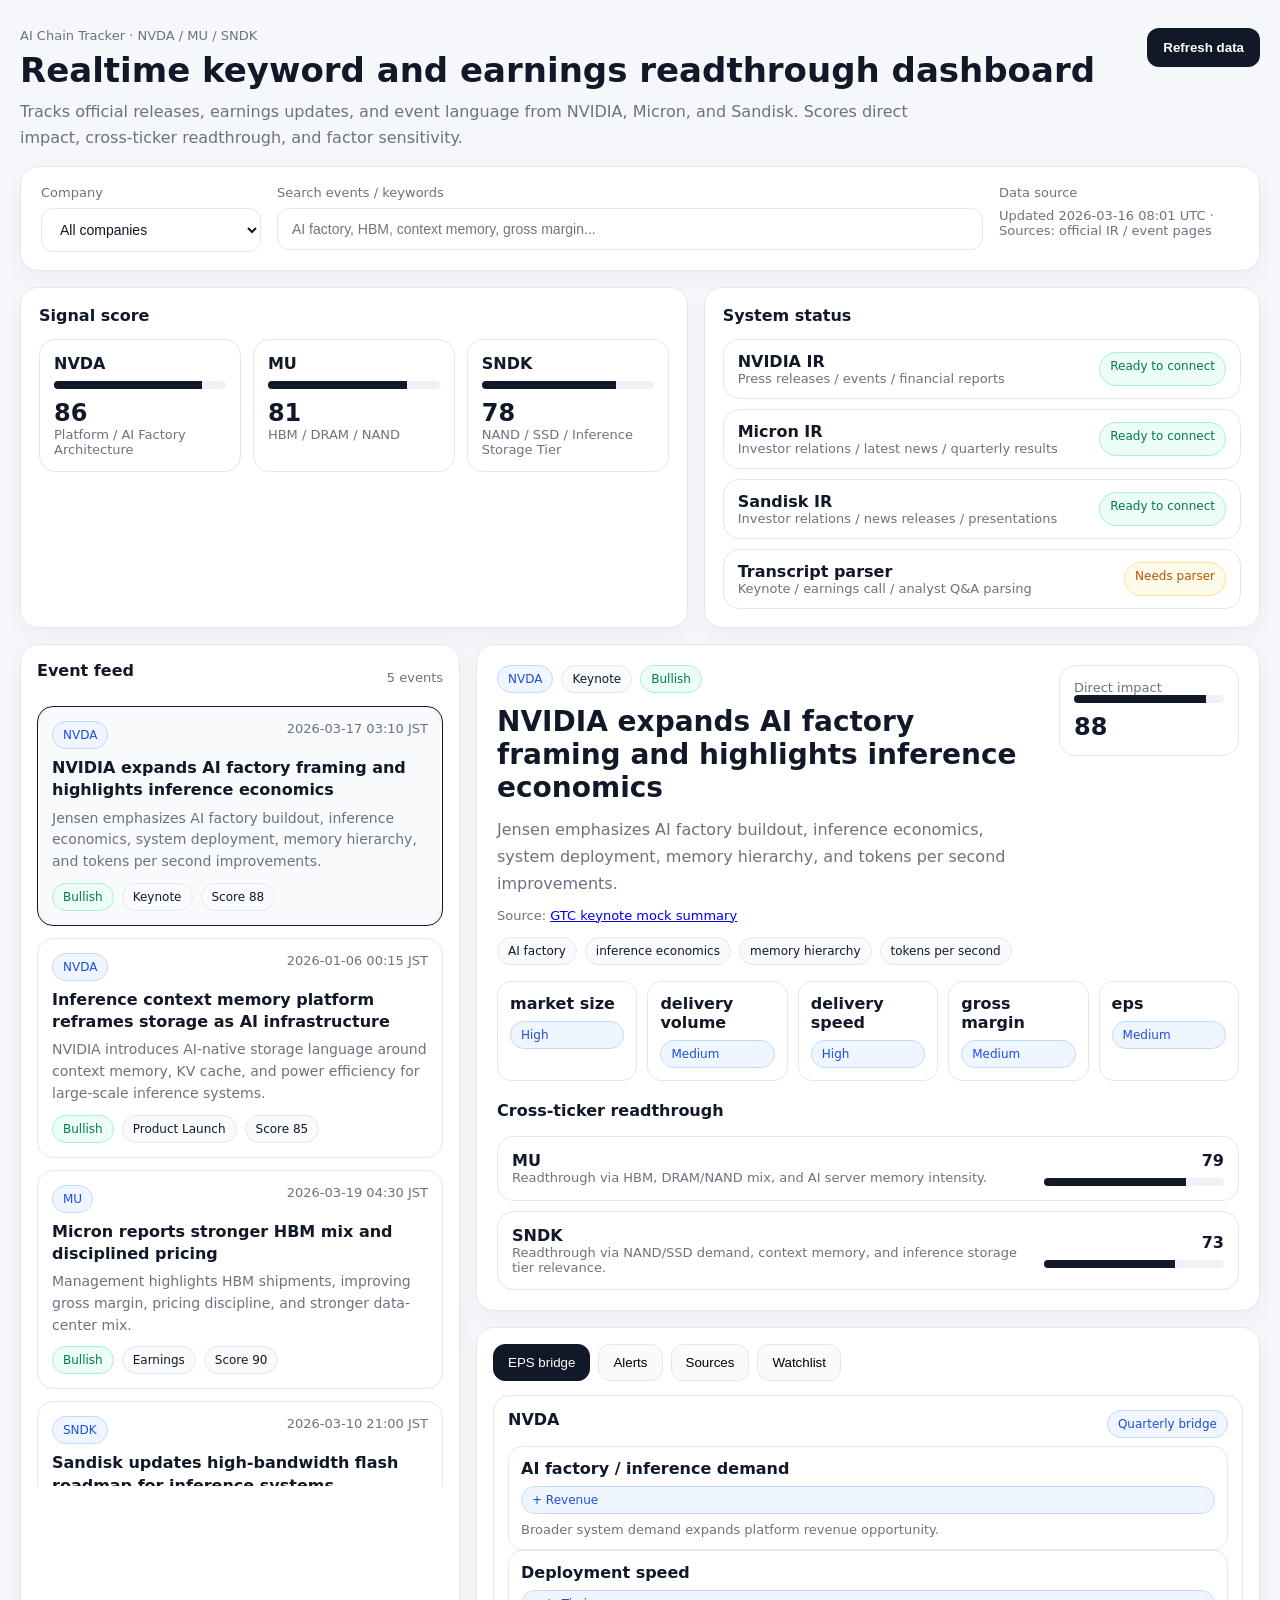
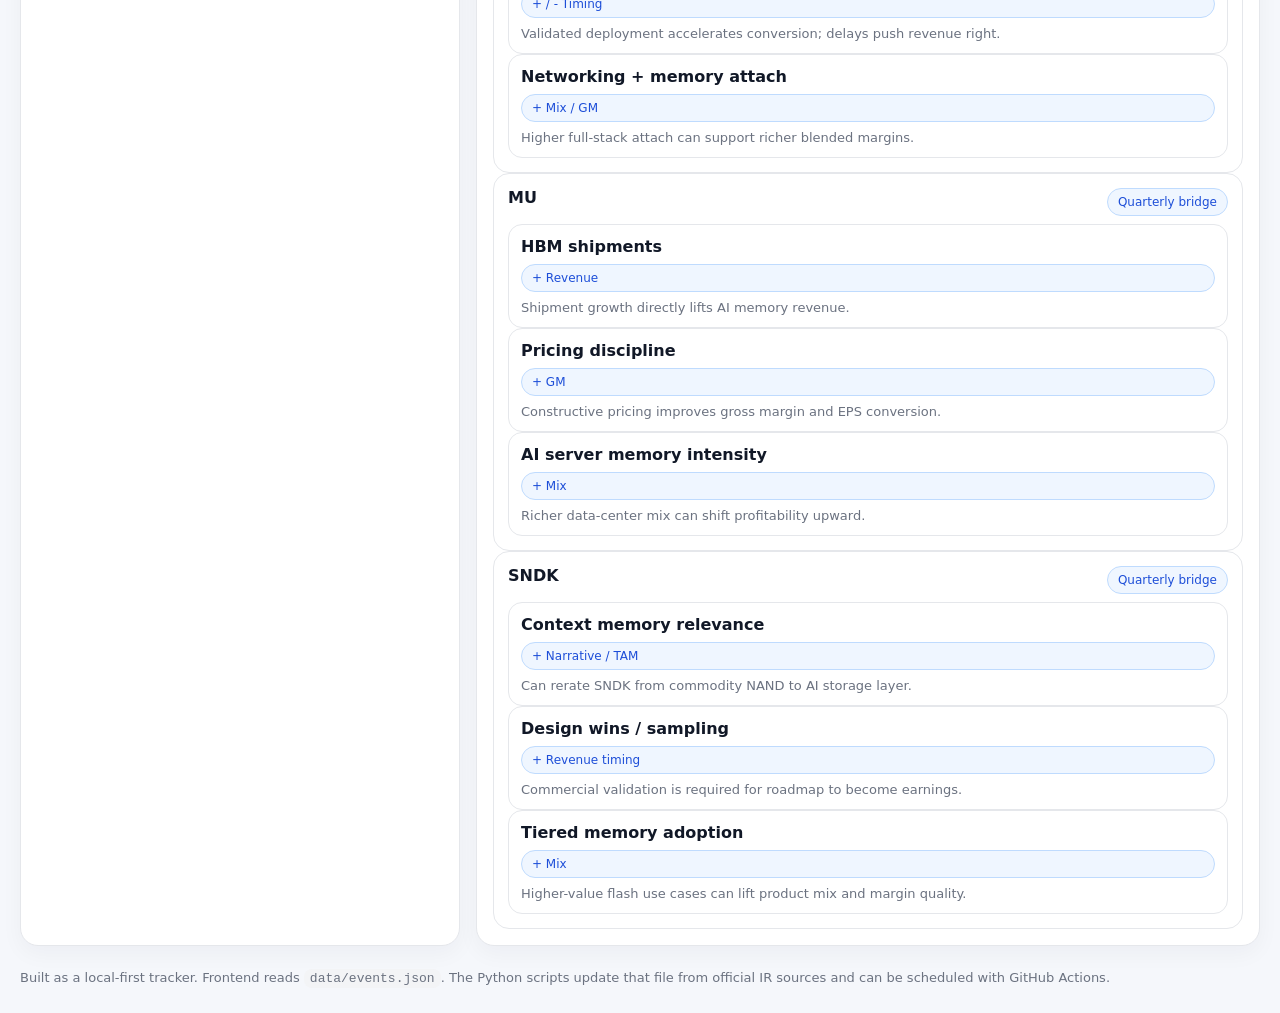
<file: ai_tracker_package/index.html>
<!DOCTYPE html>
<html lang="en">
<head>
  <meta charset="UTF-8" />
  <meta name="viewport" content="width=device-width, initial-scale=1.0" />
  <title>AI Chain Tracker</title>
  <link rel="stylesheet" href="styles.css" />
</head>
<body>
  <header class="topbar">
    <div>
      <div class="eyebrow">AI Chain Tracker · NVDA / MU / SNDK</div>
      <h1>Realtime keyword and earnings readthrough dashboard</h1>
      <p class="subhead">Tracks official releases, earnings updates, and event language from NVIDIA, Micron, and Sandisk. Scores direct impact, cross-ticker readthrough, and factor sensitivity.</p>
    </div>
    <div class="topbar-actions">
      <button id="refreshBtn" class="primary">Refresh data</button>
    </div>
  </header>

  <section class="controls card">
    <div class="control-group">
      <label for="companyFilter">Company</label>
      <select id="companyFilter">
        <option value="ALL">All companies</option>
        <option value="NVDA">NVDA</option>
        <option value="MU">MU</option>
        <option value="SNDK">SNDK</option>
      </select>
    </div>
    <div class="control-group search">
      <label for="searchInput">Search events / keywords</label>
      <input id="searchInput" type="text" placeholder="AI factory, HBM, context memory, gross margin..." />
    </div>
    <div class="control-group">
      <label>Data source</label>
      <div id="dataStamp" class="muted">Waiting for data…</div>
    </div>
  </section>

  <section class="grid dashboard-grid">
    <div class="card summary-card">
      <div class="card-title">Signal score</div>
      <div id="scoreCards" class="score-cards"></div>
    </div>
    <div class="card summary-card">
      <div class="card-title">System status</div>
      <div id="systemStatus" class="system-status"></div>
    </div>
  </section>

  <main class="grid main-grid">
    <section class="card feed-column">
      <div class="feed-header">
        <div class="card-title">Event feed</div>
        <div id="feedCount" class="muted"></div>
      </div>
      <div id="feed" class="feed"></div>
    </section>

    <section class="detail-column">
      <div class="card detail-card">
        <div id="detail"></div>
      </div>

      <div class="tab-shell card">
        <div class="tabs">
          <button class="tab active" data-tab="bridge">EPS bridge</button>
          <button class="tab" data-tab="alerts">Alerts</button>
          <button class="tab" data-tab="sources">Sources</button>
          <button class="tab" data-tab="watchlist">Watchlist</button>
        </div>
        <div class="tab-panels">
          <div class="tab-panel active" id="bridgePanel"></div>
          <div class="tab-panel" id="alertsPanel"></div>
          <div class="tab-panel" id="sourcesPanel"></div>
          <div class="tab-panel" id="watchlistPanel"></div>
        </div>
      </div>
    </section>
  </main>

  <footer class="footer muted">
    Built as a local-first tracker. Frontend reads <code>data/events.json</code>. The Python scripts update that file from official IR sources and can be scheduled with GitHub Actions.
  </footer>

  <script src="app.js"></script>
</body>
</html>
</file>
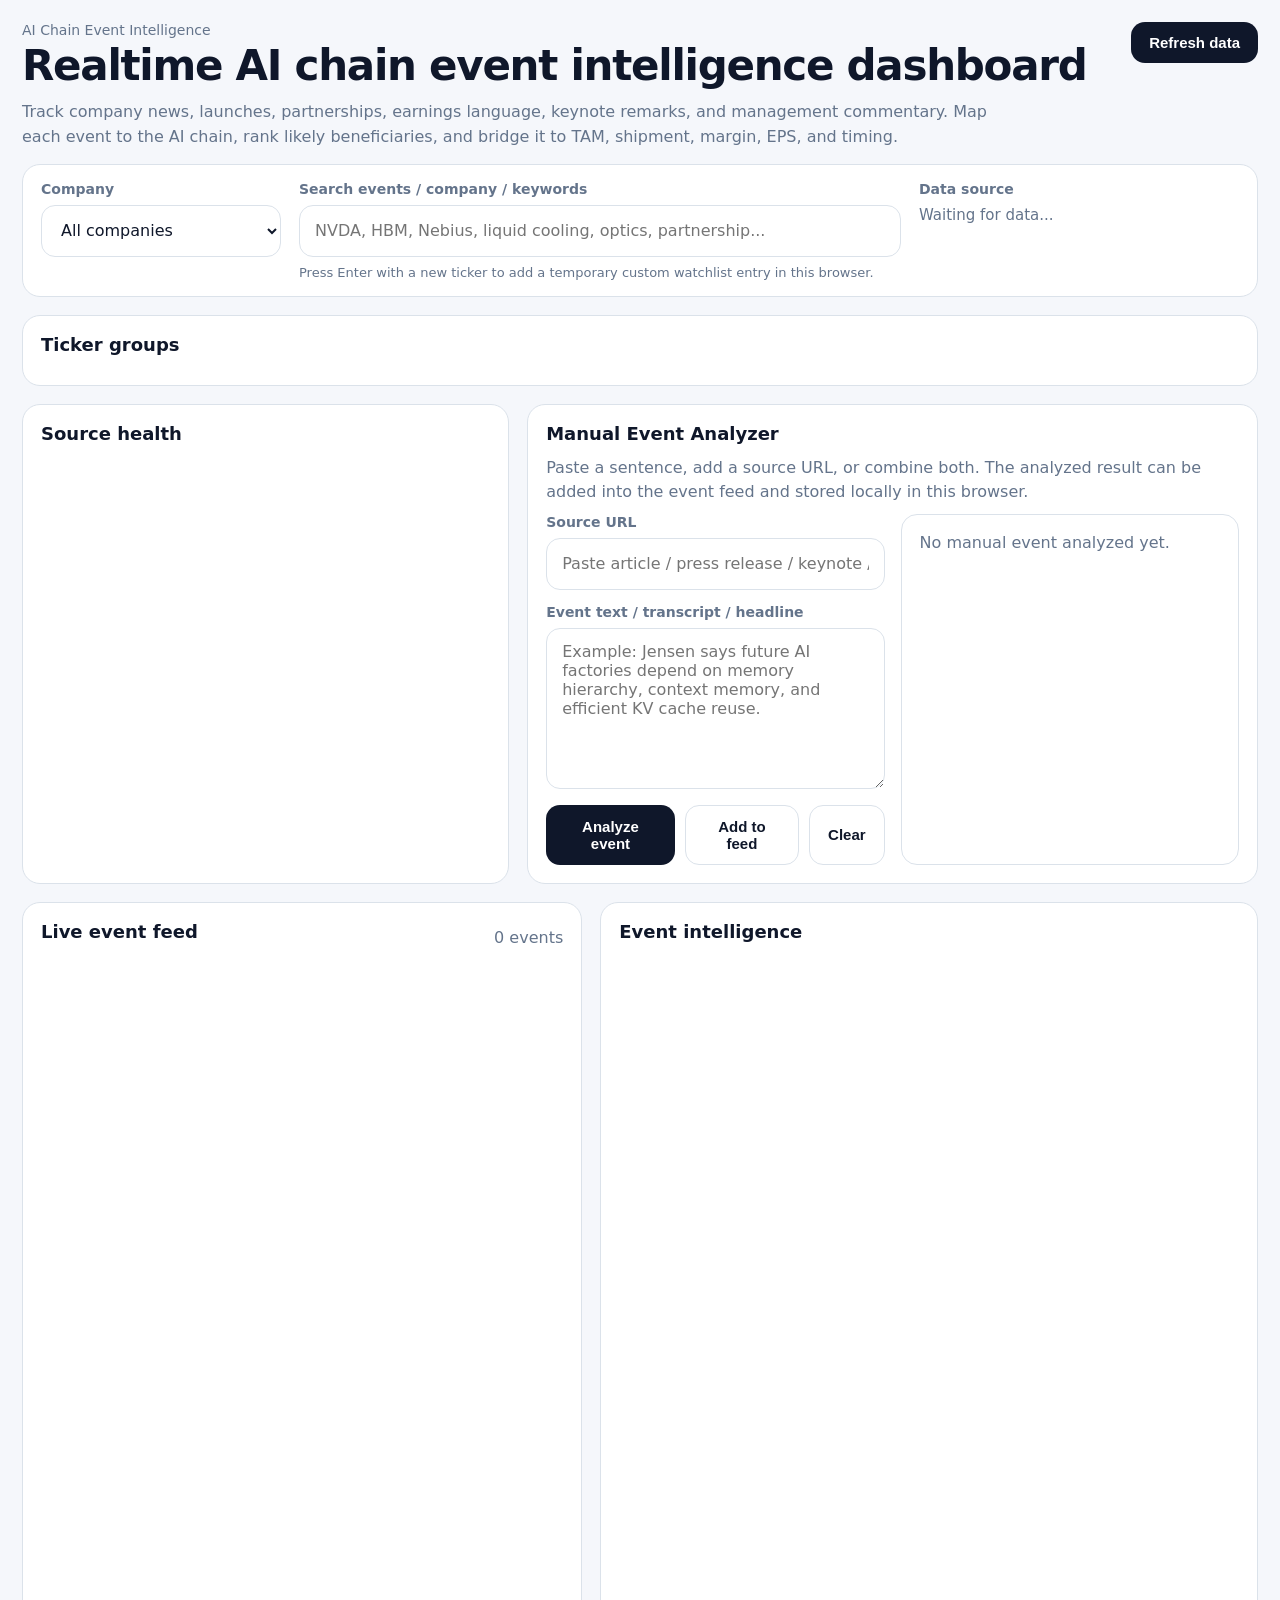
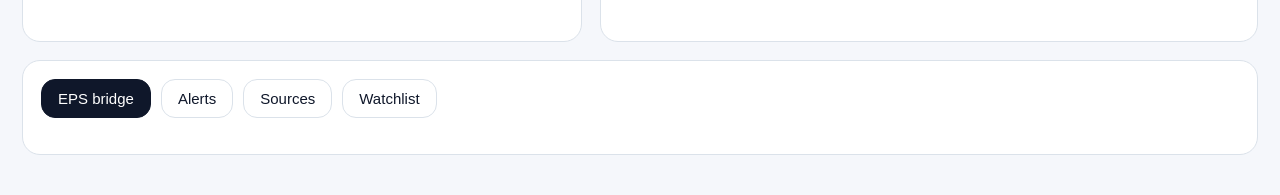
<file: docs/index.html>
<!DOCTYPE html>
<html lang="en">
<head>
  <meta charset="UTF-8" />
  <meta name="viewport" content="width=device-width, initial-scale=1.0" />
  <title>AI Chain Event Intelligence Dashboard</title>
  <link rel="stylesheet" href="styles.css" />
</head>
<body>
  <div class="page">
    <header class="hero">
      <div>
        <div class="eyebrow">AI Chain Event Intelligence</div>
        <h1>Realtime AI chain event intelligence dashboard</h1>
        <p class="hero-copy">
          Track company news, launches, partnerships, earnings language, keynote remarks, and management commentary.
          Map each event to the AI chain, rank likely beneficiaries, and bridge it to TAM, shipment, margin, EPS, and timing.
        </p>
      </div>
      <button id="refreshBtn" class="primary-btn">Refresh data</button>
    </header>

    <section class="topbar card">
      <div class="topbar-grid">
        <div>
          <label class="field-label" for="companyFilter">Company</label>
          <select id="companyFilter">
            <option value="ALL">All companies</option>
          </select>
        </div>

        <div>
          <label class="field-label" for="searchInput">Search events / company / keywords</label>
          <input id="searchInput" type="text" placeholder="NVDA, HBM, Nebius, liquid cooling, optics, partnership..." />
          <div class="hint">Press Enter with a new ticker to add a temporary custom watchlist entry in this browser.</div>
        </div>

        <div>
          <div class="field-label">Data source</div>
          <div id="dataStamp" class="stamp">Waiting for data...</div>
          <div id="storagePrices" class="storage-box"></div>
        </div>
      </div>
    </section>

    <section class="card">
      <div class="section-title">Ticker groups</div>
      <div id="tickerGroups"></div>
    </section>

    <section class="summary-grid">
      <div class="card source-card-compact">
        <div class="section-title">Source health</div>
        <div id="systemStatus" class="status-list compact"></div>
      </div>

      <div class="card">
        <div class="section-title">Manual Event Analyzer</div>
        <div class="section-subtitle">
          Paste a sentence, add a source URL, or combine both. The analyzed result can be added into the event feed and stored locally in this browser.
        </div>

        <div class="analyzer-grid compact">
          <div>
            <label class="field-label" for="manualUrlInput">Source URL</label>
            <input id="manualUrlInput" type="text" placeholder="Paste article / press release / keynote / transcript URL..." />

            <label class="field-label" for="manualInput" style="margin-top:14px;">Event text / transcript / headline</label>
            <textarea id="manualInput" rows="7" placeholder="Example: Jensen says future AI factories depend on memory hierarchy, context memory, and efficient KV cache reuse."></textarea>

            <div class="analyzer-actions">
              <button id="analyzeBtn" class="primary-btn">Analyze event</button>
              <button id="saveAnalyzeBtn" class="secondary-btn">Add to feed</button>
              <button id="clearAnalyzeBtn" class="secondary-btn">Clear</button>
            </div>
          </div>

          <div id="analyzerOutput" class="analyzer-output">
            <div class="muted">No manual event analyzed yet.</div>
          </div>
        </div>
      </div>
    </section>

    <section class="main-grid">
      <div class="card">
        <div class="feed-head">
          <div class="section-title">Live event feed</div>
          <div id="feedCount" class="muted">0 events</div>
        </div>
        <div id="feed" class="feed-list"></div>
      </div>

      <div class="card detail-card">
        <div class="section-title">Event intelligence</div>
        <div id="detail"></div>
      </div>
    </section>

    <section class="card">
      <div class="tabs">
        <button class="tab active" data-tab="bridge">EPS bridge</button>
        <button class="tab" data-tab="alerts">Alerts</button>
        <button class="tab" data-tab="sources">Sources</button>
        <button class="tab" data-tab="watchlist">Watchlist</button>
      </div>

      <div id="bridgePanel" class="tab-panel active"></div>
      <div id="alertsPanel" class="tab-panel"></div>
      <div id="sourcesPanel" class="tab-panel"></div>
      <div id="watchlistPanel" class="tab-panel"></div>
    </section>
  </div>

  <script src="app.js"></script>
</body>
</html>
</file>
<file: ai_tracker_package/styles.css>
:root {
  --bg: #f5f7fb;
  --card: #ffffff;
  --text: #111827;
  --muted: #6b7280;
  --border: #e5e7eb;
  --primary: #111827;
  --green: #047857;
  --green-bg: #ecfdf5;
  --amber: #b45309;
  --amber-bg: #fffbeb;
  --red: #b91c1c;
  --red-bg: #fef2f2;
  --blue: #1d4ed8;
  --blue-bg: #eff6ff;
}
* { box-sizing: border-box; }
body {
  margin: 0;
  font-family: Inter, ui-sans-serif, system-ui, -apple-system, BlinkMacSystemFont, "Segoe UI", sans-serif;
  background: var(--bg);
  color: var(--text);
}
.topbar, .controls, .dashboard-grid, .main-grid, .footer {
  max-width: 1320px;
  margin: 0 auto;
}
.topbar {
  display: flex;
  gap: 20px;
  justify-content: space-between;
  align-items: flex-start;
  padding: 28px 20px 14px;
}
.eyebrow { color: var(--muted); font-size: 13px; margin-bottom: 8px; }
h1 { margin: 0; font-size: 34px; line-height: 1.12; }
.subhead { max-width: 900px; color: var(--muted); line-height: 1.65; margin: 10px 0 0; }
.topbar-actions { display: flex; align-items: center; }
.primary {
  background: var(--primary); color: white; border: none; border-radius: 12px;
  padding: 12px 16px; cursor: pointer; font-weight: 600;
}
.card {
  background: var(--card); border: 1px solid var(--border); border-radius: 18px;
  box-shadow: 0 8px 22px rgba(15, 23, 42, 0.04);
}
.controls {
  display: grid; grid-template-columns: 220px 1fr 240px; gap: 16px;
  padding: 18px 20px; margin: 0 20px 16px;
}
.control-group { display: flex; flex-direction: column; gap: 8px; }
label { font-size: 13px; color: var(--muted); }
input, select {
  border: 1px solid var(--border); background: white; border-radius: 12px; padding: 12px 14px;
  font-size: 14px; color: var(--text);
}
.muted { color: var(--muted); font-size: 13px; }
.grid { display: grid; gap: 16px; padding: 0 20px; }
.dashboard-grid { grid-template-columns: 1.2fr 1fr; margin-bottom: 16px; }
.summary-card { padding: 18px; }
.card-title { font-size: 16px; font-weight: 700; margin-bottom: 14px; }
.score-cards { display: grid; grid-template-columns: repeat(3, 1fr); gap: 12px; }
.score-card, .status-row, .feed-item, .pill-card, .bridge-card, .alert-card, .source-card, .watch-card {
  border: 1px solid var(--border); border-radius: 16px; background: #fff;
}
.score-card { padding: 14px; }
.score-card .ticker { font-weight: 700; margin-bottom: 8px; }
.score-bar { height: 8px; background: #eef2f7; border-radius: 999px; overflow: hidden; }
.score-bar > span { display: block; height: 100%; background: var(--primary); }
.score-value { margin-top: 10px; font-size: 24px; font-weight: 700; }
.system-status { display: grid; gap: 10px; }
.status-row { padding: 12px 14px; display: flex; justify-content: space-between; gap: 12px; }
.main-grid { grid-template-columns: 440px 1fr; margin-bottom: 24px; }
.feed-column { padding: 16px; min-height: 860px; }
.feed-header { display: flex; justify-content: space-between; align-items: center; margin-bottom: 12px; }
.feed { display: grid; gap: 12px; max-height: 780px; overflow: auto; }
.feed-item {
  padding: 14px; cursor: pointer; transition: .18s ease; border-color: var(--border);
}
.feed-item:hover, .feed-item.active { background: #f8fafc; border-color: var(--primary); }
.feed-top { display: flex; justify-content: space-between; gap: 10px; margin-bottom: 8px; }
.feed-title { font-weight: 700; line-height: 1.4; margin-bottom: 6px; }
.feed-text { color: var(--muted); font-size: 14px; line-height: 1.55; }
.badges, .keywords, .factor-row, .watch-grid, .source-grid, .bridge-grid, .alert-grid { display: flex; flex-wrap: wrap; gap: 8px; }
.badge, .keyword, .tag {
  border-radius: 999px; padding: 6px 10px; font-size: 12px; border: 1px solid var(--border);
  background: #f8fafc;
}
.badge.green { color: var(--green); background: var(--green-bg); border-color: #a7f3d0; }
.badge.amber { color: var(--amber); background: var(--amber-bg); border-color: #fde68a; }
.badge.red { color: var(--red); background: var(--red-bg); border-color: #fecaca; }
.badge.blue { color: var(--blue); background: var(--blue-bg); border-color: #bfdbfe; }
.detail-column { display: grid; gap: 16px; }
.detail-card { padding: 20px; }
.detail-head { display: flex; justify-content: space-between; gap: 16px; align-items: flex-start; }
.detail-title { font-size: 28px; font-weight: 800; line-height: 1.18; margin: 12px 0; }
.detail-text { color: var(--muted); line-height: 1.7; }
.readthrough { display: grid; gap: 10px; margin-top: 16px; }
.readthrough-item { border: 1px solid var(--border); border-radius: 16px; padding: 14px; }
.readthrough-top { display: flex; justify-content: space-between; align-items: center; gap: 12px; }
.mini-progress { width: 180px; height: 8px; background: #eef2f7; border-radius: 999px; overflow: hidden; }
.mini-progress > span { display: block; height: 100%; background: var(--primary); }
.factor-grid { display: grid; grid-template-columns: repeat(5, 1fr); gap: 10px; margin-top: 16px; }
.factor-box { border: 1px solid var(--border); border-radius: 14px; padding: 12px; }
.factor-box strong { display: block; margin-bottom: 8px; }
.tab-shell { padding: 16px; }
.tabs { display: flex; gap: 8px; margin-bottom: 14px; flex-wrap: wrap; }
.tab {
  background: #f8fafc; border: 1px solid var(--border); border-radius: 12px; padding: 10px 14px; cursor: pointer;
}
.tab.active { background: var(--primary); color: white; border-color: var(--primary); }
.tab-panel { display: none; }
.tab-panel.active { display: block; }
.bridge-grid, .alert-grid, .source-grid, .watch-grid { display: grid; gap: 12px; }
.bridge-card, .alert-card, .source-card, .watch-card { padding: 14px; }
.bridge-grid { grid-template-columns: repeat(3, 1fr); }
.alert-grid { grid-template-columns: 1fr 1fr; }
.source-grid { grid-template-columns: 1fr 1fr; }
.watch-grid { grid-template-columns: repeat(3, 1fr); }
.footer { padding: 0 20px 28px; }
code { background: #f3f4f6; padding: 2px 6px; border-radius: 8px; }
@media (max-width: 1120px) {
  .main-grid, .dashboard-grid, .controls { grid-template-columns: 1fr; }
  .bridge-grid, .alert-grid, .source-grid, .watch-grid, .factor-grid, .score-cards { grid-template-columns: 1fr; }
  .topbar { flex-direction: column; }
}
</file>
<file: docs/styles.css>
:root {
  --bg: #f5f7fb;
  --card: #ffffff;
  --line: #dbe2ea;
  --text: #0f172a;
  --muted: #64748b;
  --navy: #0f172a;
  --blue: #2563eb;
  --green: #16a34a;
  --amber: #d97706;
  --red: #dc2626;
  --soft-blue: #eff6ff;
  --soft-green: #ecfdf5;
  --soft-amber: #fff7ed;
  --soft-red: #fef2f2;
  --radius: 18px;
}

* { box-sizing: border-box; }

body {
  margin: 0;
  background: var(--bg);
  color: var(--text);
  font-family: Inter, ui-sans-serif, system-ui, -apple-system, BlinkMacSystemFont, "Segoe UI", sans-serif;
}

.page {
  max-width: 1460px;
  margin: 0 auto;
  padding: 22px;
}

.hero {
  display: flex;
  justify-content: space-between;
  gap: 20px;
  align-items: flex-start;
  margin-bottom: 14px;
}

.eyebrow {
  color: var(--muted);
  font-size: 14px;
  margin-bottom: 6px;
}

h1 {
  margin: 0;
  font-size: 42px;
  line-height: 1.05;
  letter-spacing: -0.03em;
}

.hero-copy {
  margin: 12px 0 0 0;
  max-width: 980px;
  color: var(--muted);
  font-size: 16px;
  line-height: 1.55;
}

.card {
  background: var(--card);
  border: 1px solid var(--line);
  border-radius: var(--radius);
  padding: 18px;
  margin-bottom: 18px;
}

.topbar.card {
  padding-top: 16px;
  padding-bottom: 16px;
}

.topbar-grid {
  display: grid;
  grid-template-columns: 240px 1fr 320px;
  gap: 18px;
  align-items: start;
}

.topbar-grid > div {
  align-self: start;
}

.field-label {
  display: block;
  margin-bottom: 8px;
  font-size: 14px;
  font-weight: 600;
  color: var(--muted);
}

input, select, textarea {
  width: 100%;
  border: 1px solid var(--line);
  border-radius: 14px;
  padding: 13px 15px;
  font-size: 16px;
  background: #fff;
  color: var(--text);
  font-family: inherit;
}

input, select {
  min-height: 52px;
}

textarea {
  resize: vertical;
  min-height: 150px;
}

.hint {
  margin-top: 8px;
  color: var(--muted);
  font-size: 13px;
}

.stamp {
  color: var(--muted);
  font-size: 15px;
  line-height: 1.45;
  margin-bottom: 10px;
}

.storage-box {
  display: grid;
  gap: 10px;
}

.storage-card {
  border: 1px solid var(--line);
  border-radius: 14px;
  padding: 12px 14px;
}

.section-title {
  font-size: 18px;
  font-weight: 800;
  margin-bottom: 12px;
}

.section-subtitle {
  color: var(--muted);
  line-height: 1.5;
  margin-bottom: 10px;
}

.summary-grid {
  display: grid;
  grid-template-columns: 0.8fr 1.2fr;
  gap: 18px;
}

.source-card-compact {
  max-height: 520px;
  overflow: auto;
}

.main-grid {
  display: grid;
  grid-template-columns: 0.92fr 1.08fr;
  gap: 18px;
}

.feed-head {
  display: flex;
  justify-content: space-between;
  align-items: center;
  margin-bottom: 12px;
}

.feed-list {
  display: grid;
  gap: 12px;
  max-height: 980px;
  overflow: auto;
  padding-right: 4px;
}

.feed-item {
  border: 1px solid var(--line);
  border-radius: 18px;
  padding: 14px;
  cursor: pointer;
  transition: 0.15s ease;
}

.feed-item:hover,
.feed-item.active {
  border-color: var(--navy);
  box-shadow: 0 2px 12px rgba(15, 23, 42, 0.05);
}

.feed-top {
  display: flex;
  justify-content: space-between;
  gap: 12px;
  align-items: center;
  margin-bottom: 10px;
}

.feed-title {
  font-size: 17px;
  font-weight: 800;
  line-height: 1.3;
  margin-bottom: 8px;
}

.feed-text,
.detail-text {
  color: var(--muted);
  line-height: 1.52;
}

.detail-card {
  min-height: 740px;
}

.detail-head {
  display: flex;
  justify-content: space-between;
  gap: 18px;
  align-items: flex-start;
  margin-bottom: 16px;
}

.detail-title {
  font-size: 24px;
  line-height: 1.18;
  font-weight: 900;
  margin: 10px 0;
}

.badges,
.keywords {
  display: flex;
  gap: 8px;
  flex-wrap: wrap;
}

.badge,
.keyword {
  display: inline-flex;
  align-items: center;
  border-radius: 999px;
  border: 1px solid var(--line);
  padding: 7px 12px;
  font-size: 14px;
  background: #fff;
}

.badge.blue,
.keyword {
  color: var(--blue);
  background: var(--soft-blue);
  border-color: #bfdbfe;
}

.badge.green { color: var(--green); background: var(--soft-green); border-color: #86efac; }
.badge.amber { color: var(--amber); background: var(--soft-amber); border-color: #fdba74; }
.badge.red { color: var(--red); background: var(--soft-red); border-color: #fca5a5; }

.score-bar {
  width: 100%;
  height: 8px;
  background: #e8edf5;
  border-radius: 999px;
  overflow: hidden;
  margin-bottom: 8px;
}

.score-bar span {
  display: block;
  height: 100%;
  background: var(--navy);
  border-radius: 999px;
}

.score-value {
  font-size: 22px;
  font-weight: 800;
}

.factor-grid {
  display: grid;
  grid-template-columns: repeat(5, minmax(0, 1fr));
  gap: 10px;
  margin-top: 14px;
}

.factor-box,
.bridge-card,
.alert-card,
.source-card,
.watch-card {
  border: 1px solid var(--line);
  border-radius: 16px;
  padding: 14px;
}

.readthrough {
  margin-top: 12px;
  display: grid;
  gap: 12px;
}

.readthrough-item {
  border: 1px solid var(--line);
  border-radius: 16px;
  padding: 14px;
}

.readthrough-top {
  display: flex;
  justify-content: space-between;
  gap: 16px;
}

.mini-progress {
  width: 120px;
  height: 8px;
  background: #e8edf5;
  border-radius: 999px;
  overflow: hidden;
}

.mini-progress span {
  display: block;
  height: 100%;
  background: var(--navy);
}

.status-list {
  display: grid;
  gap: 10px;
}

.status-list.compact .status-row {
  padding: 12px 14px;
}

.status-row {
  display: flex;
  justify-content: space-between;
  gap: 12px;
  align-items: center;
  border: 1px solid var(--line);
  border-radius: 16px;
  padding: 14px 16px;
}

.analyzer-grid {
  display: grid;
  grid-template-columns: 1fr 1fr;
  gap: 16px;
}

.analyzer-grid.compact {
  margin-top: 10px;
}

.analyzer-actions {
  display: flex;
  gap: 10px;
  margin-top: 12px;
}

.analyzer-output {
  border: 1px solid var(--line);
  border-radius: 16px;
  background: #fff;
  padding: 18px;
  min-height: 280px;
  overflow: auto;
}

.analyzer-section {
  padding: 12px 0;
}

.analyzer-section + .analyzer-section {
  border-top: 1px solid #eef2f7;
}

.analyzer-title {
  font-weight: 800;
  margin-bottom: 10px;
  font-size: 15px;
}

.analyzer-two-col {
  display: grid;
  grid-template-columns: 1fr 1fr;
  gap: 14px;
}

.analyzer-block,
.manual-source-box {
  border: 1px solid var(--line);
  border-radius: 14px;
  padding: 12px 14px;
  background: #fcfdff;
  overflow-wrap: anywhere;
  word-break: break-word;
}

.primary-btn,
.secondary-btn {
  border-radius: 14px;
  padding: 12px 18px;
  font-size: 15px;
  cursor: pointer;
  font-weight: 700;
}

.primary-btn {
  background: var(--navy);
  color: #fff;
  border: none;
}

.secondary-btn {
  background: #fff;
  border: 1px solid var(--line);
  color: var(--text);
}

.tabs {
  display: flex;
  gap: 10px;
  margin-bottom: 18px;
}

.tab {
  border: 1px solid var(--line);
  background: #fff;
  color: var(--text);
  border-radius: 14px;
  padding: 10px 16px;
  font-size: 15px;
  cursor: pointer;
}

.tab.active {
  background: var(--navy);
  color: #fff;
  border-color: var(--navy);
}

.tab-panel { display: none; }
.tab-panel.active { display: block; }

.bridge-card + .bridge-card { margin-top: 14px; }

.bridge-grid-inner,
.alert-grid,
.source-grid,
.watch-grid {
  display: grid;
  gap: 14px;
  grid-template-columns: repeat(2, minmax(0, 1fr));
}

.group-block + .group-block {
  margin-top: 18px;
}

.group-title {
  font-weight: 800;
  font-size: 16px;
  margin-bottom: 10px;
}

.ticker-row {
  display: grid;
  grid-template-columns: repeat(4, minmax(0, 1fr));
  gap: 12px;
}

.ticker-card {
  border: 1px solid var(--line);
  border-radius: 16px;
  padding: 14px;
  min-height: 140px;
}

.ticker-top {
  display: flex;
  justify-content: space-between;
  align-items: center;
  margin-bottom: 8px;
}

.ticker-name {
  font-weight: 900;
}

.price-line {
  display: flex;
  gap: 8px;
  align-items: baseline;
  margin-bottom: 8px;
}

.price {
  font-size: 22px;
  font-weight: 900;
}

.change-up { color: var(--green); }
.change-down { color: var(--red); }
.change-flat { color: var(--muted); }

.sparkline {
  width: 100%;
  height: 42px;
}

.muted {
  color: var(--muted);
}

a {
  color: var(--blue);
  text-decoration: none;
}

a:hover {
  text-decoration: underline;
}

@media (max-width: 1200px) {
  h1 { font-size: 36px; }

  .topbar-grid,
  .summary-grid,
  .main-grid,
  .analyzer-grid,
  .analyzer-two-col,
  .ticker-row,
  .bridge-grid-inner,
  .alert-grid,
  .source-grid,
  .watch-grid,
  .factor-grid {
    grid-template-columns: 1fr;
  }

  .detail-head {
    flex-direction: column;
  }
}
</file>
